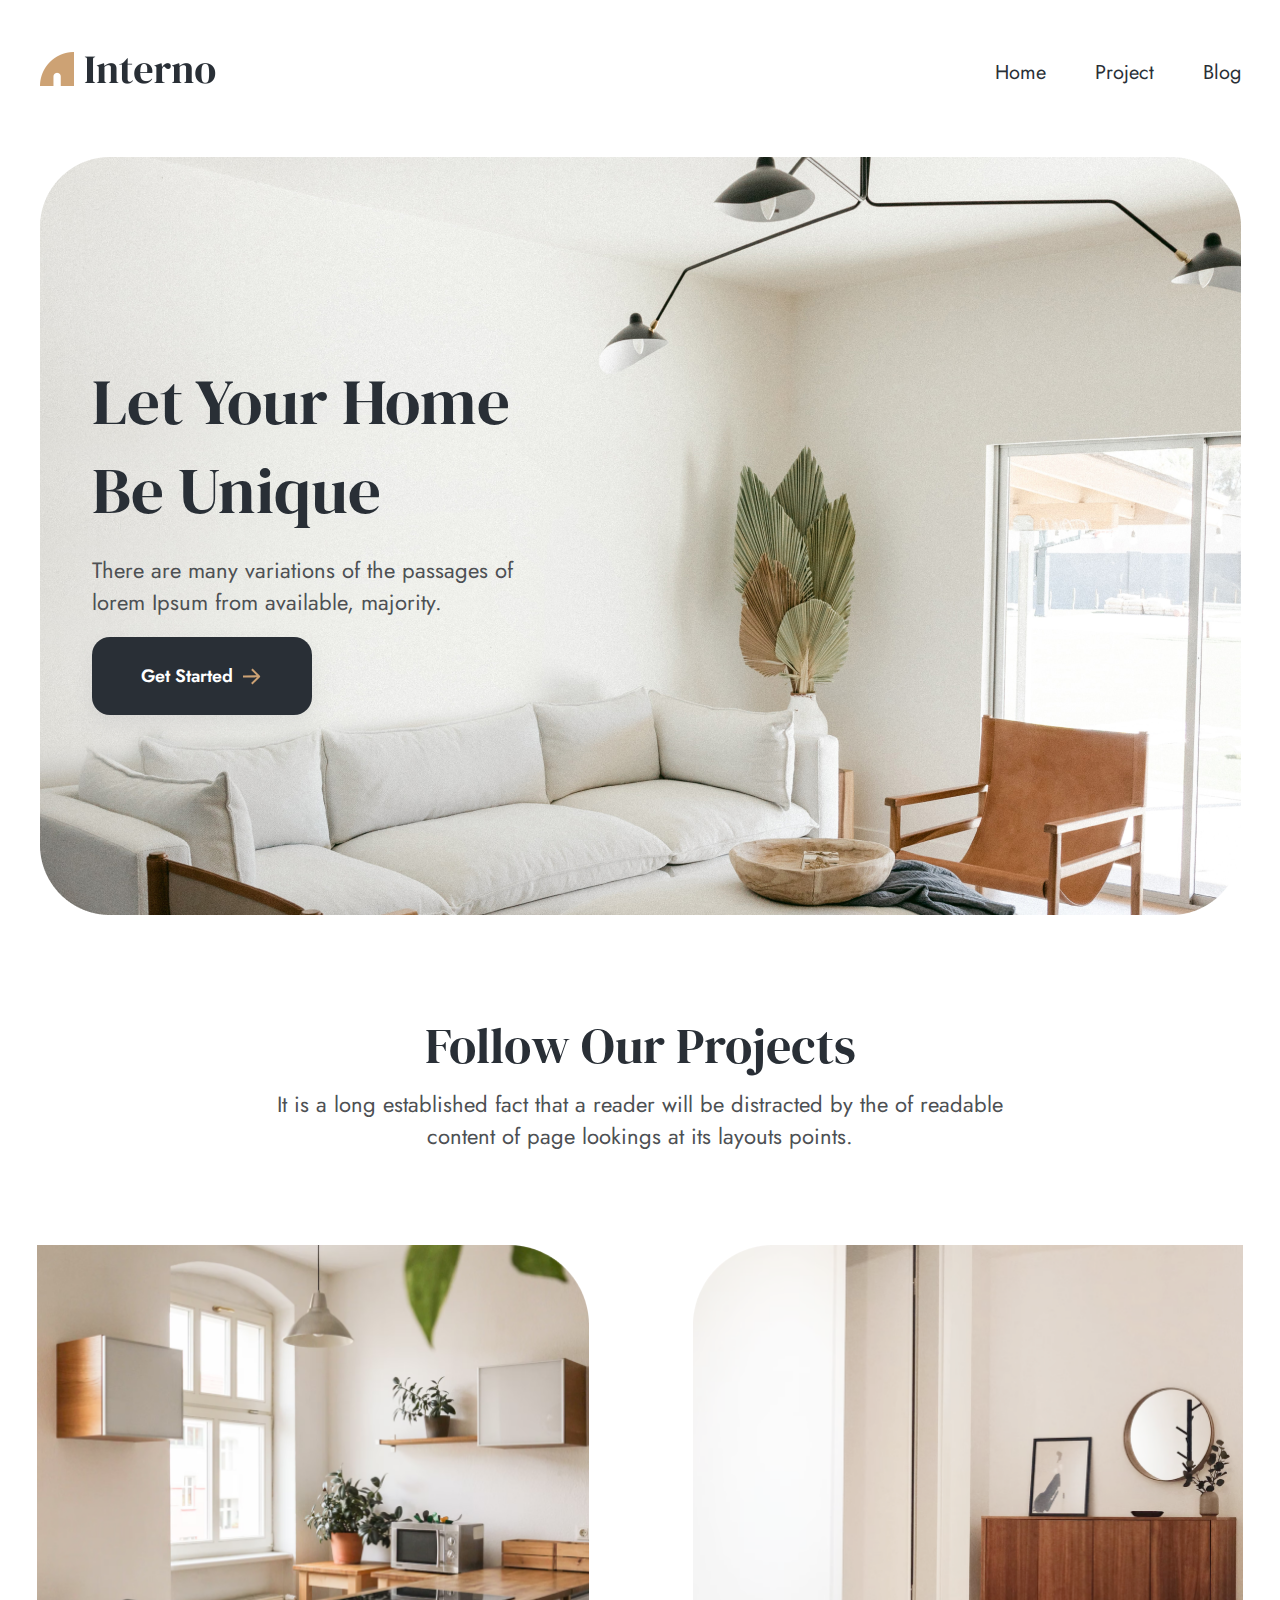
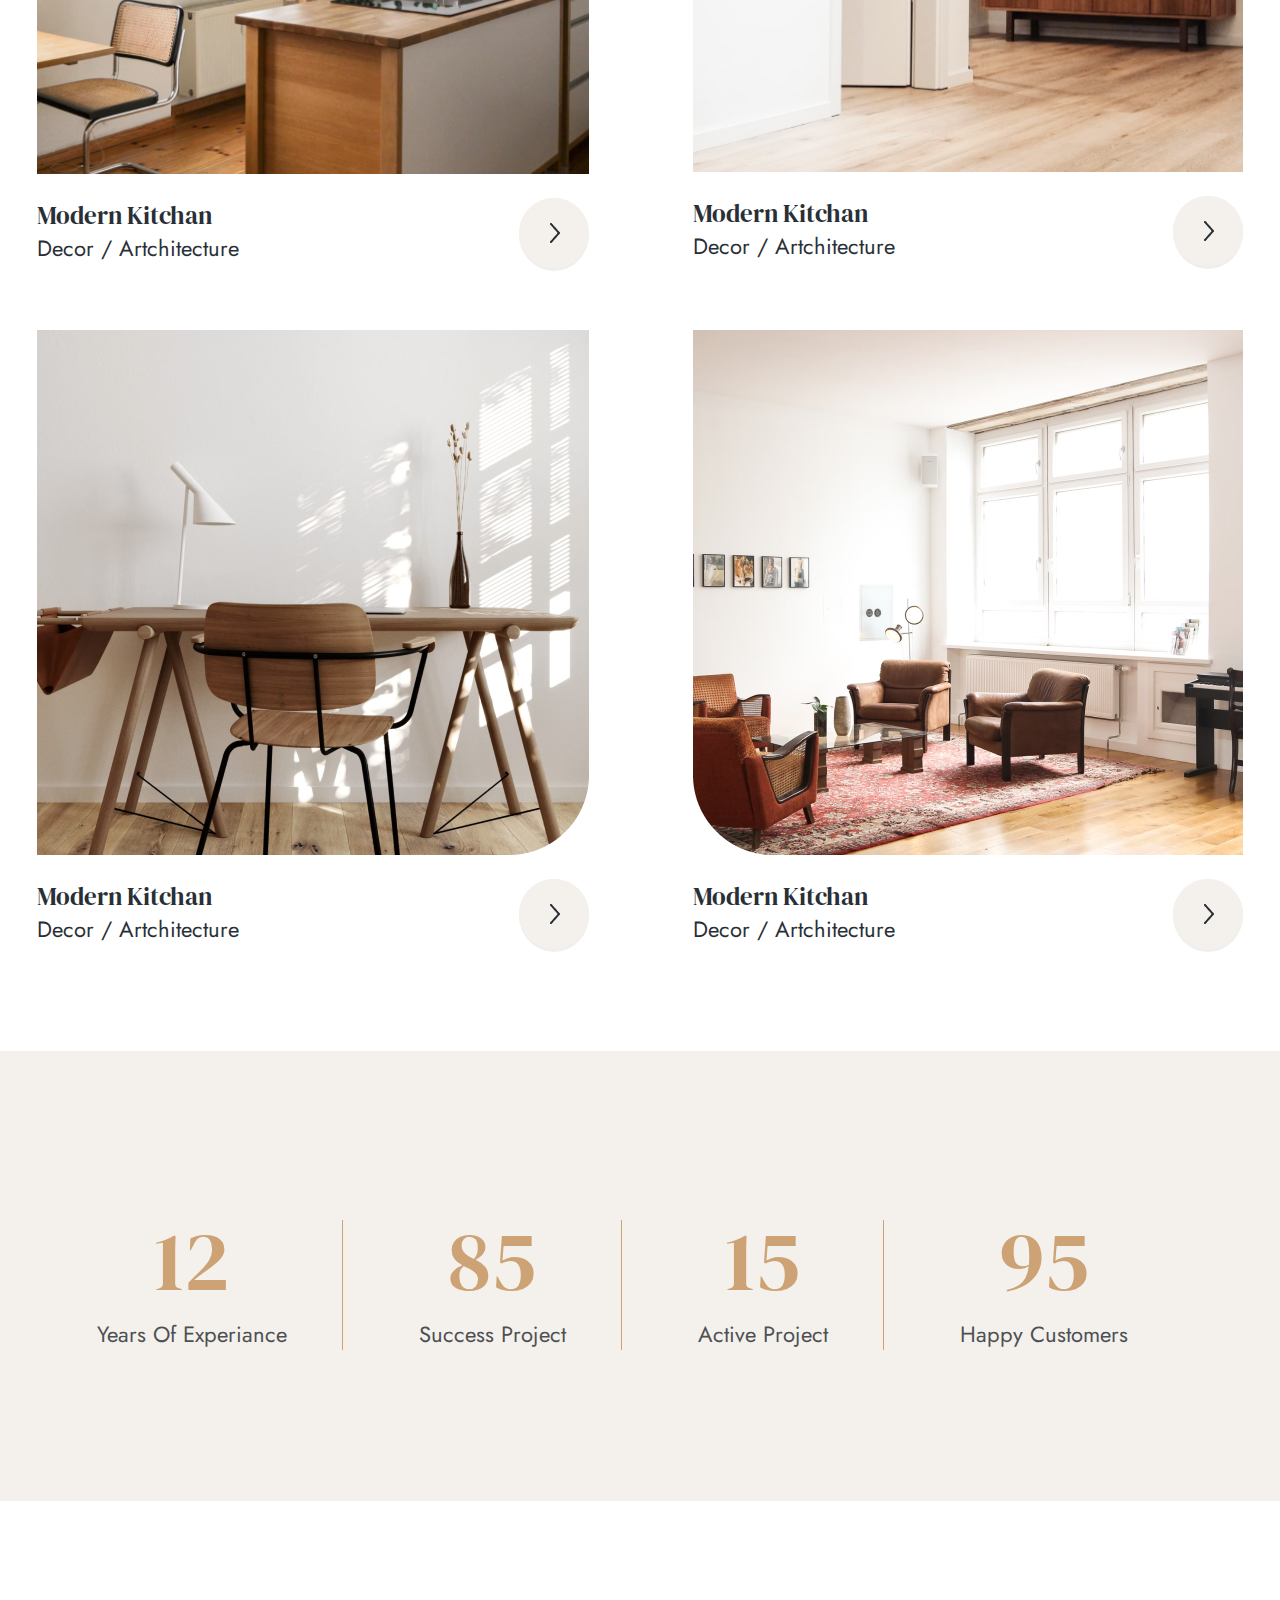
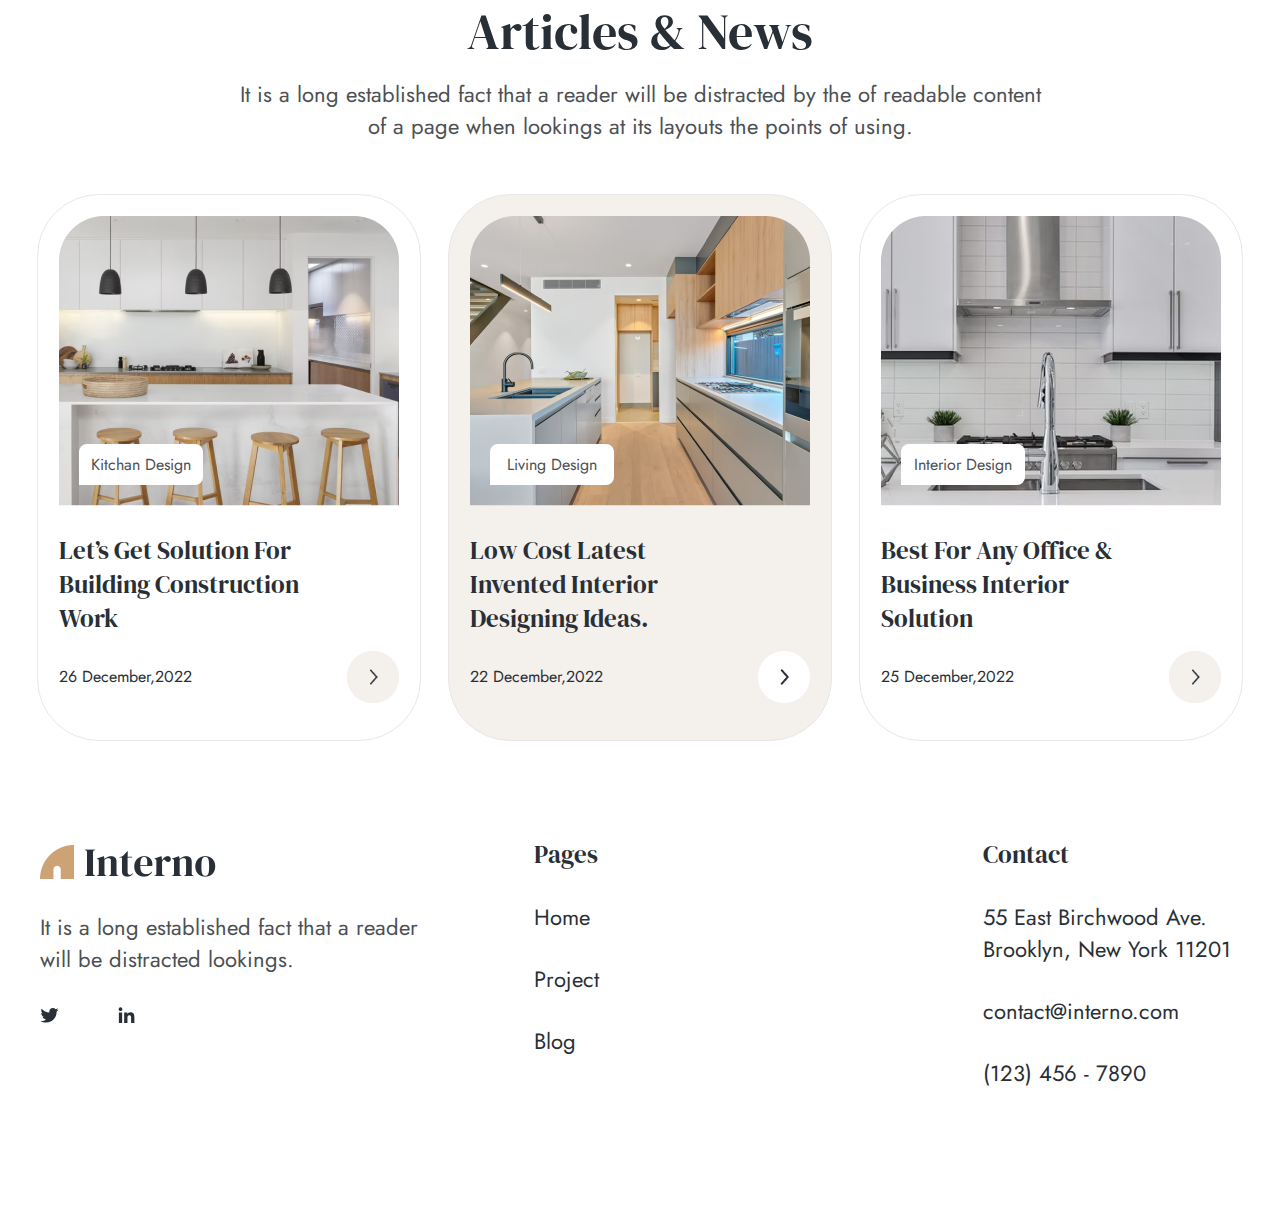
<file: 1.1/index.html>
<!DOCTYPE html>
<html lang="en">

<head>
    <meta charset="UTF-8" />
    <meta name="viewport" content="width=device-width, initial-scale=1.0" />
    <title>Interno</title>
    <link rel="stylesheet" href="styles/style.css" />
</head>

<body>
    <div class="main">
        <header class="header">
            <div class="container">
                <div class="header-left">
                    <img src="img/Logo.png" alt="" class="header-logo" />
                </div>
                <div class="header-right">
                    <a href="" class="header-link">Home</a>
                    <a href="" class="header-link">Project</a>
                    <a href="" class="header-link">Blog</a>
                </div>
            </div>
        </header>
        <div class="promotion">
            <div class="container">
                <div class="promotion-content">
                    <div class="promotion-title">Let Your Home Be Unique</div>
                    <div class="promotion-text">
                        There are many variations of the passages of lorem Ipsum from available, majority.
                    </div>
                    <button class="promotion-button">
              Get Started
              <svg
                xmlns="http://www.w3.org/2000/svg"
                width="18"
                height="17"
                viewBox="0 0 18 17"
                fill="none"
              >
                <path
                  d="M1 8.43529L14.7232 8.29844M9.61818 1.91125L16.1412 8.43424L9.48677 15.0886"
                  stroke="#CDA274"
                  stroke-width="2"
                  stroke-linecap="square"
                  stroke-linejoin="round"
                />
              </svg>
            </button>
                </div>
            </div>
        </div>
        <div class="follow-us">
            <div class="container">
                <div class="follow-title">Follow Our Projects</div>
                <div class="follow-text">
                    It is a long established fact that a reader will be distracted by the of readable content of page lookings at its layouts points.
                </div>
                <div class="follow-items">
                    <div class="follow-item">
                        <img src="img/follow-1.png" alt="" class="follow-image" />
                        <div class="follow-item-info">
                            <div class="follow-item-left">
                                <div class="follow-item-title">Modern Kitchan</div>
                                <div class="follow-item-text">Decor / Artchitecture</div>
                            </div>
                            <div class="follow-item-right">
                                <button class="follow-item-button">
                    <img src="img/follow-button.png" alt="" />
                  </button>
                            </div>
                        </div>
                    </div>
                    <div class="follow-item">
                        <img src="img/follow-2.png" alt="" class="follow-image" />
                        <div class="follow-item-info">
                            <div class="follow-item-left">
                                <div class="follow-item-title">Modern Kitchan</div>
                                <div class="follow-item-text">Decor / Artchitecture</div>
                            </div>
                            <div class="follow-item-right">
                                <button class="follow-item-button">
                    <img src="img/follow-button.png" alt="" />
                  </button>
                            </div>
                        </div>
                    </div>
                    <div class="follow-item">
                        <img src="img/follow-3.png" alt="" class="follow-image" />
                        <div class="follow-item-info">
                            <div class="follow-item-left">
                                <div class="follow-item-title">Modern Kitchan</div>
                                <div class="follow-item-text">Decor / Artchitecture</div>
                            </div>
                            <div class="follow-item-right">
                                <button class="follow-item-button">
                    <img src="img/follow-button.png" alt="" />
                  </button>
                            </div>
                        </div>
                    </div>
                    <div class="follow-item">
                        <img src="img/follow-4.png" alt="" class="follow-image" />
                        <div class="follow-item-info">
                            <div class="follow-item-left">
                                <div class="follow-item-title">Modern Kitchan</div>
                                <div class="follow-item-text">Decor / Artchitecture</div>
                            </div>
                            <div class="follow-item-right">
                                <button class="follow-item-button">
                    <img src="img/follow-button.png" alt="" />
                  </button>
                            </div>
                        </div>
                    </div>
                </div>
            </div>
        </div>
        <div class="projects-info">
            <div class="container">
                <div class="project-info project-info-box">
                    <p class="project-info-title">12</p>
                    <p class="project-info-text">Years Of Experiance</p>
                </div>
                <div class="project-info project-info-box">
                    <p class="project-info-title">85</p>
                    <p class="project-info-text">Success Project</p>
                </div>
                <div class="project-info project-info-box">
                    <p class="project-info-title">15</p>
                    <p class="project-info-text">Active Project</p>
                </div>
                <div class="project-info">
                    <p class="project-info-title">95</p>
                    <p class="project-info-text">Happy Customers</p>
                </div>
            </div>
        </div>
        <div class="articles">
            <div class="container">
                <div class="articles-title">Articles & News</div>
                <div class="articles-text">
                    It is a long established fact that a reader will be distracted by the of readable content of a page when lookings at its layouts the points of using.
                </div>
                <div class="articles-items">
                    <div class="article-item">
                        <img src="img/article-1.png" alt="" class="article-item-image" />
                        <div class="article-image-box">Kitchan Design</div>
                        <div class="article-item-box">
                            <div class="article-item-info">
                                <div class="article-item-title">
                                    Let’s Get Solution For Building Construction Work
                                </div>
                                <div class="article-item-date">26 December,2022</div>
                            </div>
                            <button class="article-item-button">
                  <img src="img/follow-button.png" alt="" />
                </button>
                        </div>
                    </div>
                    <div class="article-item article-middle">
                        <img src="img/article-2.png" alt="" class="article-item-image" />
                        <div class="article-image-box">Living Design</div>
                        <div class="article-item-box">
                            <div class="article-item-info">
                                <div class="article-item-title">
                                    Low Cost Latest Invented Interior Designing Ideas.
                                </div>
                                <div class="article-item-date">22 December,2022</div>
                            </div>
                            <button class="article-item-button">
                  <img src="img/article-button.png" alt="" />
                </button>
                        </div>
                    </div>
                    <div class="article-item">
                        <img src="img/article-3.png" alt="" class="article-item-image" />
                        <div class="article-image-box">Interior Design</div>
                        <div class="article-item-box">
                            <div class="article-item-info">
                                <div class="article-item-title">
                                    Best For Any Office & Business Interior Solution
                                </div>
                                <div class="article-item-date">25 December,2022</div>
                            </div>
                            <button class="article-item-button">
                  <img src="img/follow-button.png" alt="" />
                </button>
                        </div>
                    </div>
                </div>
            </div>
        </div>
        <footer class="footer">
            <div class="container">
                <div class="footer-left">
                    <img src="img/Logo.png" alt="" class="header-logo" />
                    <div class="footer-left-text">
                        It is a long established fact that a reader will be distracted lookings.
                    </div>
                    <div class="footer-socials">
                        <svg width="19" height="16" viewBox="0 0 19 16" fill="none" xmlns="http://www.w3.org/2000/svg">
                <path
                  d="M16.6367 4.59375C16.6367 4.76953 16.6367 4.91016 16.6367 5.08594C16.6367 9.97266 12.9453 15.5625 6.16016 15.5625C4.05078 15.5625 2.11719 14.9648 0.5 13.9102C0.78125 13.9453 1.0625 13.9805 1.37891 13.9805C3.10156 13.9805 4.68359 13.3828 5.94922 12.3984C4.33203 12.3633 2.96094 11.3086 2.50391 9.83203C2.75 9.86719 2.96094 9.90234 3.20703 9.90234C3.52344 9.90234 3.875 9.83203 4.15625 9.76172C2.46875 9.41016 1.20312 7.93359 1.20312 6.14062V6.10547C1.69531 6.38672 2.29297 6.52734 2.89062 6.5625C1.87109 5.89453 1.23828 4.76953 1.23828 3.50391C1.23828 2.80078 1.41406 2.16797 1.73047 1.64062C3.55859 3.85547 6.30078 5.33203 9.35938 5.50781C9.28906 5.22656 9.25391 4.94531 9.25391 4.66406C9.25391 2.625 10.9062 0.972656 12.9453 0.972656C14 0.972656 14.9492 1.39453 15.6523 2.13281C16.4609 1.95703 17.2695 1.64062 17.9727 1.21875C17.6914 2.09766 17.1289 2.80078 16.3555 3.25781C17.0938 3.1875 17.832 2.97656 18.4648 2.69531C17.9727 3.43359 17.3398 4.06641 16.6367 4.59375Z"
                  fill="#292F36"
                />
              </svg>
                        <svg width="17" height="16" viewBox="0 0 17 16" fill="none" xmlns="http://www.w3.org/2000/svg">
                <path
                  d="M4.14062 16H0.871094V5.48828H4.14062V16ZM2.48828 4.08203C1.46875 4.08203 0.625 3.20312 0.625 2.14844C0.625 1.12891 1.46875 0.285156 2.48828 0.285156C3.54297 0.285156 4.38672 1.12891 4.38672 2.14844C4.38672 3.20312 3.54297 4.08203 2.48828 4.08203ZM16.3398 16H13.1055V10.9023C13.1055 9.67188 13.0703 8.125 11.3828 8.125C9.69531 8.125 9.44922 9.42578 9.44922 10.7969V16H6.17969V5.48828H9.30859V6.92969H9.34375C9.80078 6.12109 10.8555 5.24219 12.4375 5.24219C15.7422 5.24219 16.375 7.42188 16.375 10.2344V16H16.3398Z"
                  fill="#292F36"
                />
              </svg>
                    </div>
                </div>
                <div class="footer-middle">
                    <div class="footer-middle-title">Pages</div>
                    <div class="footer-middle-item">Home</div>
                    <div class="footer-middle-item">Project</div>
                    <div class="footer-middle-item">Blog</div>
                </div>
                <div class="footer-right">
                    <div class="footer-right-title">Contact</div>
                    <div class="footer-right-item">
                        55 East Birchwood Ave. Brooklyn, New York 11201
                    </div>
                    <div class="footer-right-item">contact@interno.com</div>
                    <div class="footer-right-item">(123) 456 - 7890</div>
                </div>
            </div>
        </footer>
    </div>
</body>

</html>
</file>
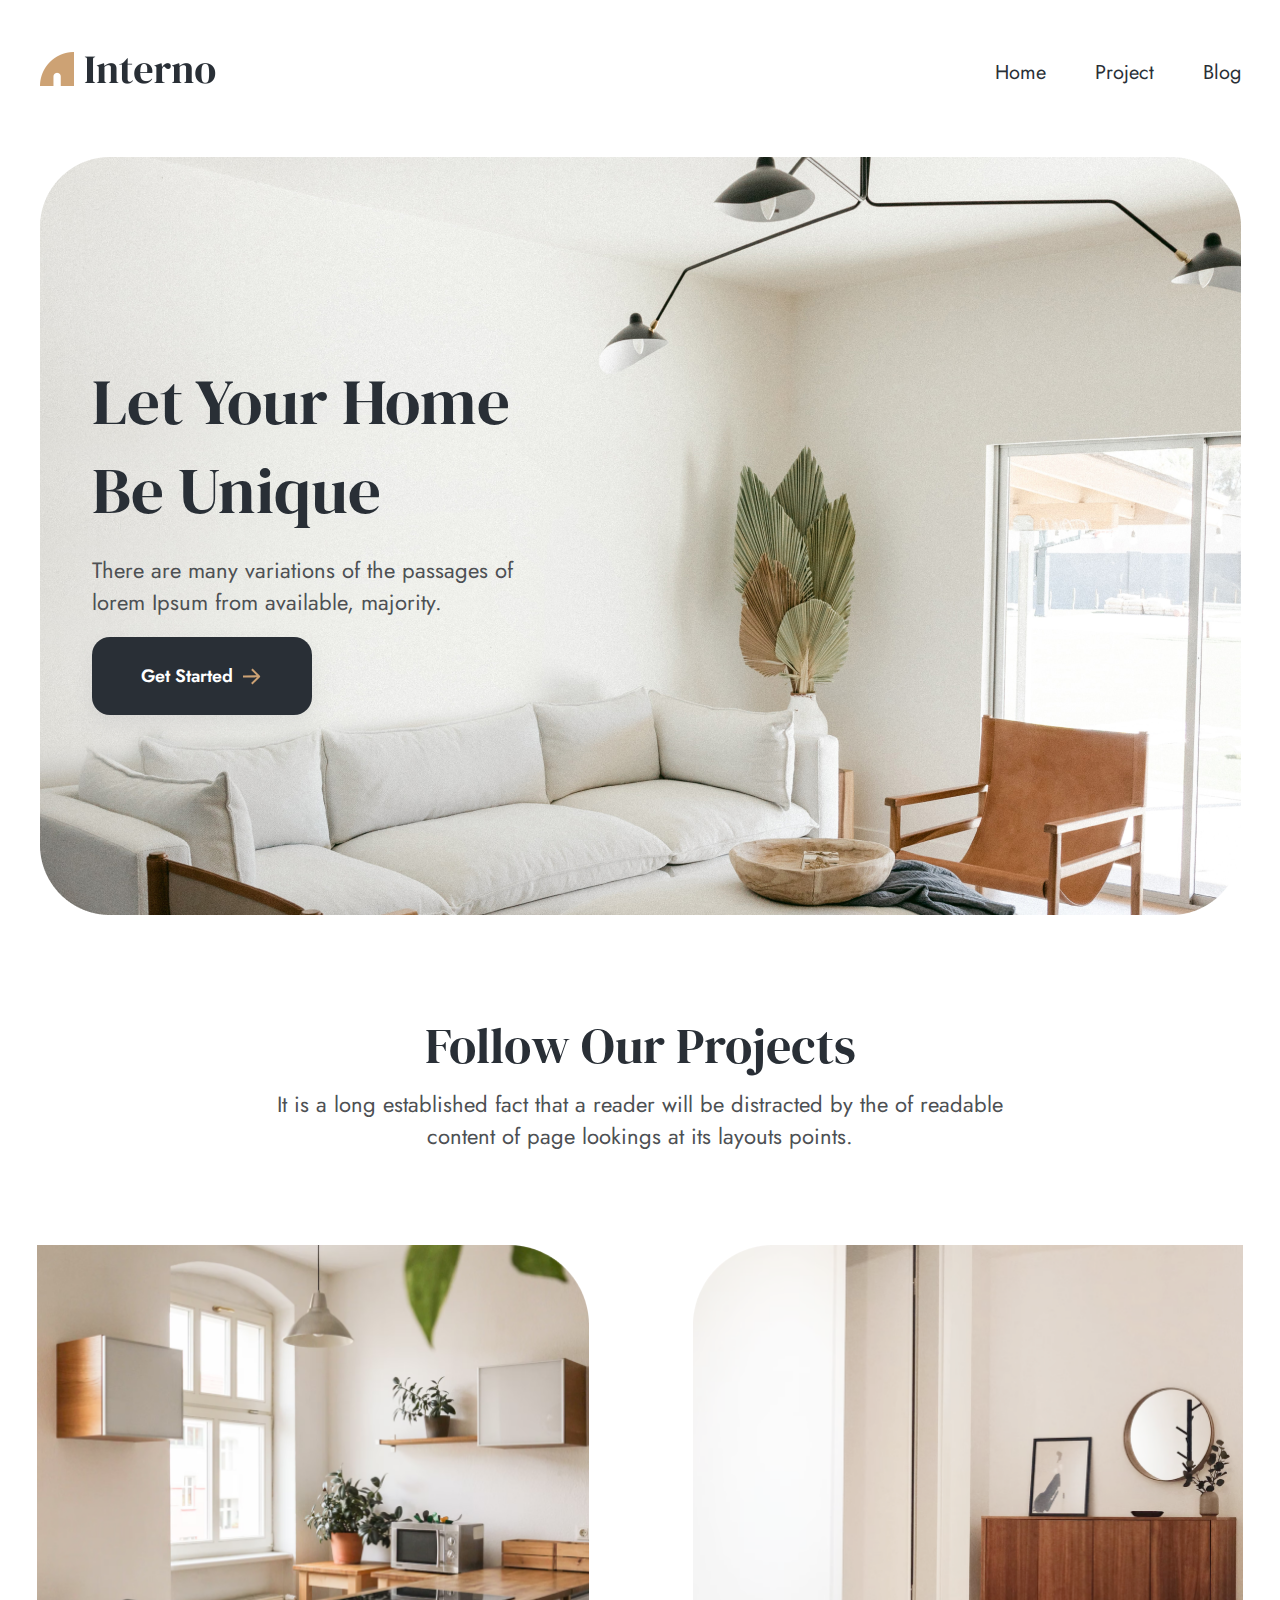
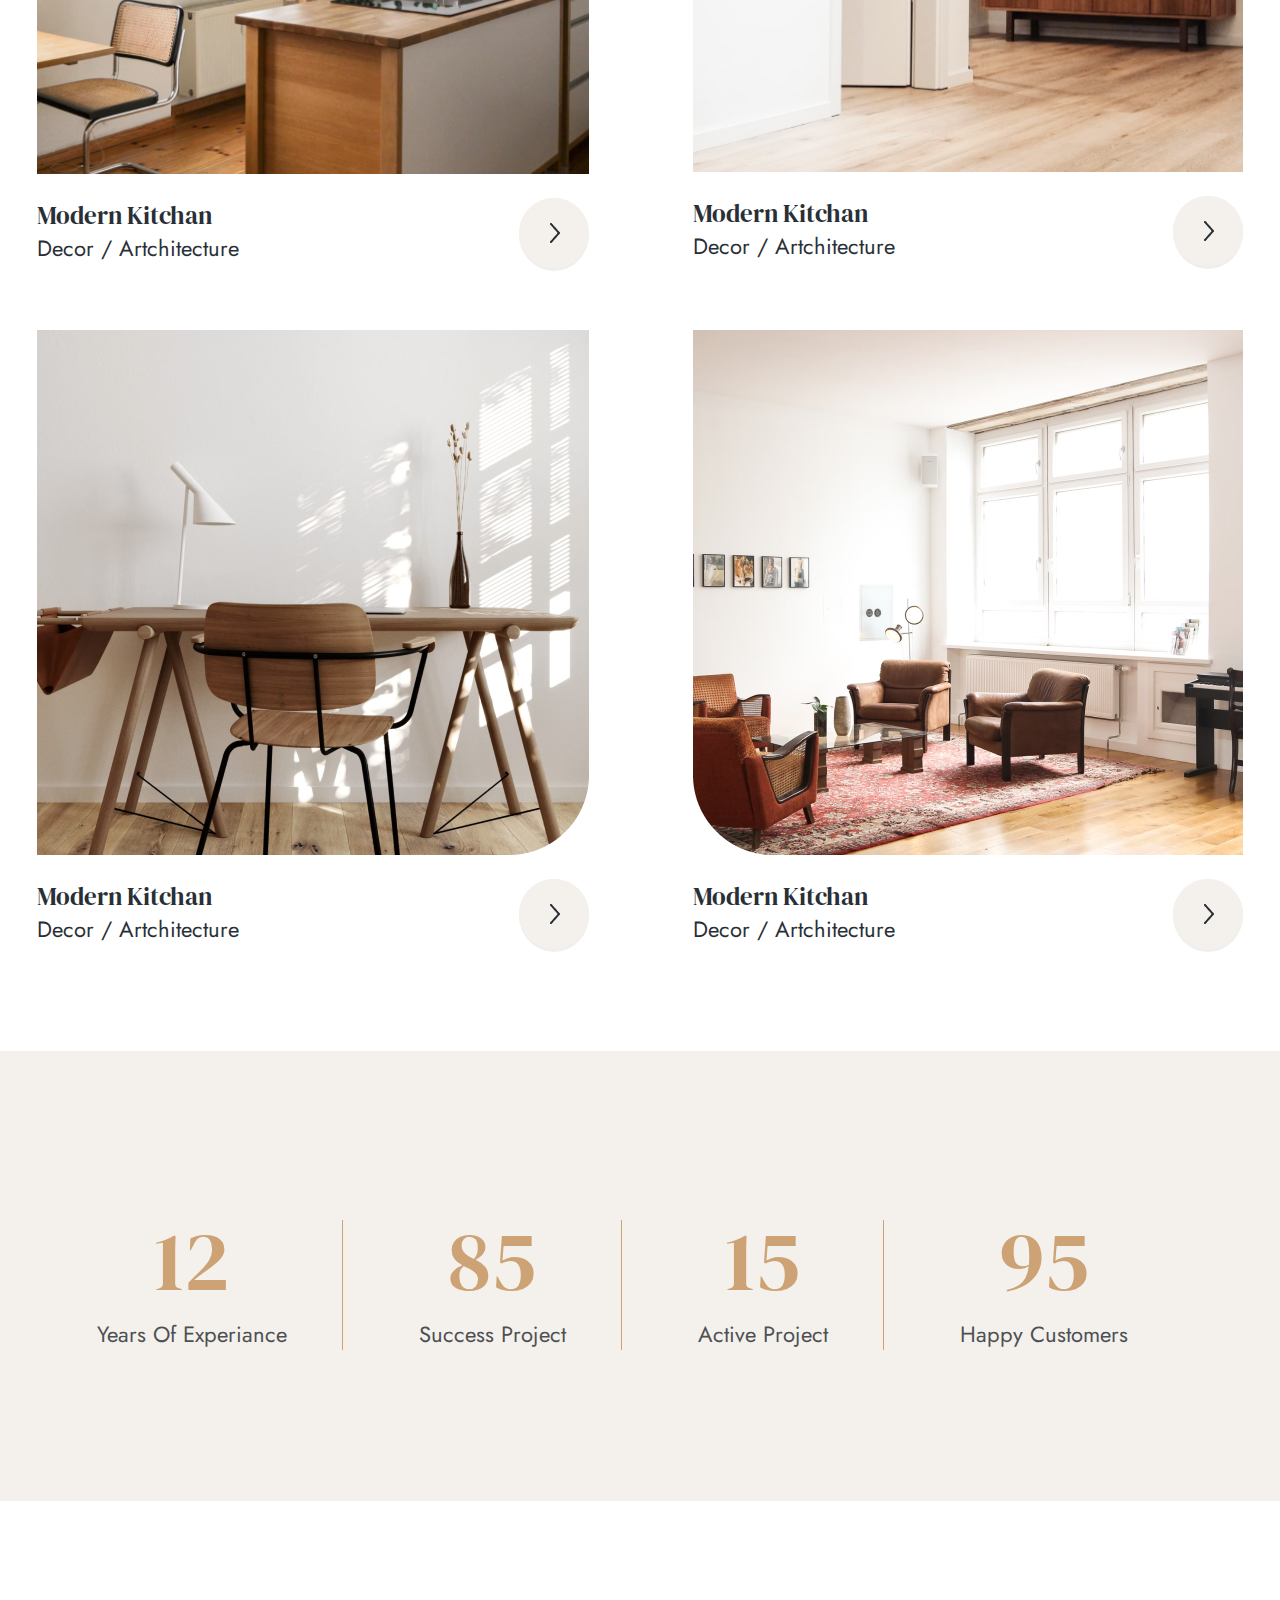
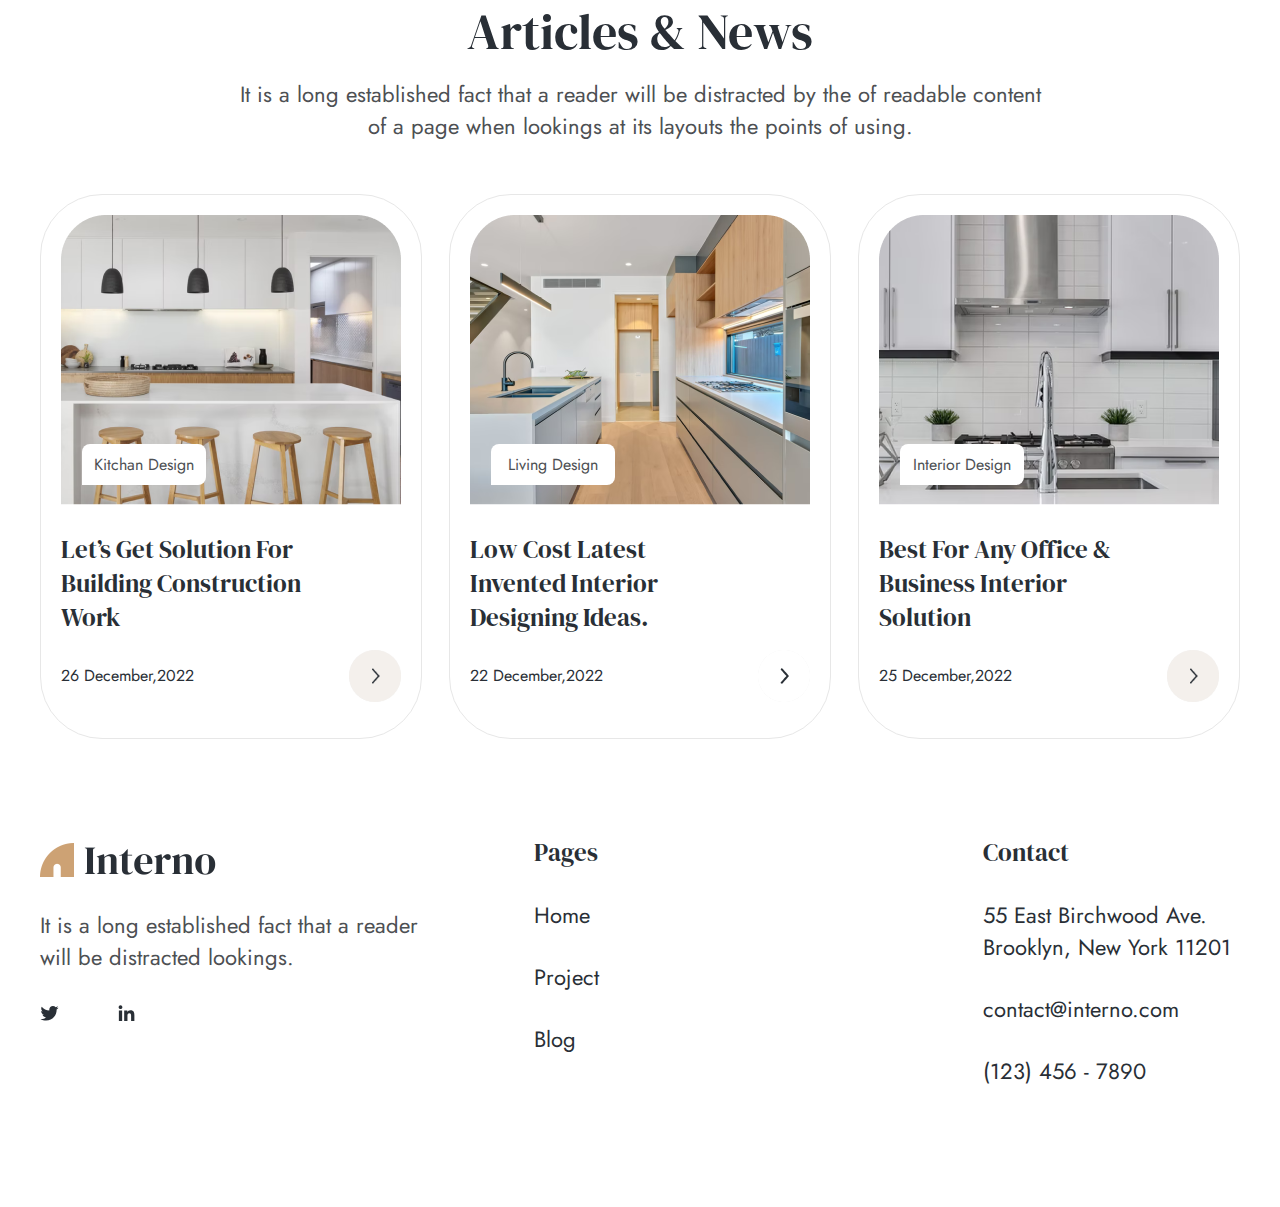
<file: 2.1/index.html>
<!DOCTYPE html>
<html lang="en">

<head>
    <meta charset="UTF-8" />
    <meta name="viewport" content="width=device-width, initial-scale=1.0" />
    <title>Interno</title>
    <link rel="stylesheet" href="styles/style.css" />
</head>

<body>
    <div class="main">
        <header class="header">
            <div class="container">
                <div class="header-left">
                    <img src="img/Logo.png" alt="" class="header-logo" />
                </div>
                <div class="header-right">
                    <a href="index.html" class="header-link">Home</a>
                    <a href="" class="header-link">Project</a>
                    <a href="blog.html" class="header-link">Blog</a>
                </div>
            </div>
        </header>
        <div class="promotion">
            <div class="container">
                <div class="promotion-content">
                    <div class="promotion-title">Let Your Home Be Unique</div>
                    <div class="promotion-text">
                        There are many variations of the passages of lorem Ipsum from available, majority.
                    </div>
                    <button class="promotion-button">
              Get Started
              <svg
                xmlns="http://www.w3.org/2000/svg"
                width="18"
                height="17"
                viewBox="0 0 18 17"
                fill="none"
              >
                <path
                  d="M1 8.43529L14.7232 8.29844M9.61818 1.91125L16.1412 8.43424L9.48677 15.0886"
                  stroke="#CDA274"
                  stroke-width="2"
                  stroke-linecap="square"
                  stroke-linejoin="round"
                />
              </svg>
            </button>
                </div>
            </div>
        </div>
        <div class="follow-us">
            <div class="container">
                <div class="follow-title">Follow Our Projects</div>
                <div class="follow-text">
                    It is a long established fact that a reader will be distracted by the of readable content of page lookings at its layouts points.
                </div>
                <div class="follow-items">
                    <div class="follow-item">
                        <img src="img/follow-1.png" alt="" class="follow-image" />
                        <div class="follow-item-info">
                            <div class="follow-item-left">
                                <div class="follow-item-title">Modern Kitchan</div>
                                <div class="follow-item-text">Decor / Artchitecture</div>
                            </div>
                            <div class="follow-item-right">
                                <button class="follow-item-button">
                    <img src="img/follow-button.png" alt="" />
                  </button>
                            </div>
                        </div>
                    </div>
                    <div class="follow-item">
                        <img src="img/follow-2.png" alt="" class="follow-image" />
                        <div class="follow-item-info">
                            <div class="follow-item-left">
                                <div class="follow-item-title">Modern Kitchan</div>
                                <div class="follow-item-text">Decor / Artchitecture</div>
                            </div>
                            <div class="follow-item-right">
                                <button class="follow-item-button">
                    <img src="img/follow-button.png" alt="" />
                  </button>
                            </div>
                        </div>
                    </div>
                    <div class="follow-item">
                        <img src="img/follow-3.png" alt="" class="follow-image" />
                        <div class="follow-item-info">
                            <div class="follow-item-left">
                                <div class="follow-item-title">Modern Kitchan</div>
                                <div class="follow-item-text">Decor / Artchitecture</div>
                            </div>
                            <div class="follow-item-right">
                                <button class="follow-item-button">
                    <img src="img/follow-button.png" alt="" />
                  </button>
                            </div>
                        </div>
                    </div>
                    <div class="follow-item">
                        <img src="img/follow-4.png" alt="" class="follow-image" />
                        <div class="follow-item-info">
                            <div class="follow-item-left">
                                <div class="follow-item-title">Modern Kitchan</div>
                                <div class="follow-item-text">Decor / Artchitecture</div>
                            </div>
                            <div class="follow-item-right">
                                <button class="follow-item-button">
                    <img src="img/follow-button.png" alt="" />
                  </button>
                            </div>
                        </div>
                    </div>
                </div>
            </div>
        </div>
        <div class="projects-info">
            <div class="container">
                <div class="project-info project-info-box">
                    <p class="project-info-title">12</p>
                    <p class="project-info-text">Years Of Experiance</p>
                </div>
                <div class="project-info project-info-box">
                    <p class="project-info-title">85</p>
                    <p class="project-info-text">Success Project</p>
                </div>
                <div class="project-info project-info-box">
                    <p class="project-info-title">15</p>
                    <p class="project-info-text">Active Project</p>
                </div>
                <div class="project-info">
                    <p class="project-info-title">95</p>
                    <p class="project-info-text">Happy Customers</p>
                </div>
            </div>
        </div>
        <div class="articles">
            <div class="container">
                <div class="articles-title">Articles & News</div>
                <div class="articles-text">
                    It is a long established fact that a reader will be distracted by the of readable content of a page when lookings at its layouts the points of using.
                </div>
                <div class="articles-items">
                    <div class="article-item">
                        <img src="img/article-1.png" alt="" class="article-item-image" />
                        <div class="article-image-box">Kitchan Design</div>
                        <div class="article-item-box">
                            <div class="article-item-info">
                                <div class="article-item-title">
                                    Let’s Get Solution For Building Construction Work
                                </div>
                                <div class="article-item-date">26 December,2022</div>
                            </div>
                            <button class="article-item-button">
                  <img
                    src="img/follow-button.png"
                    alt=""
                    class="article-item-button-image"
                  />
                </button>
                        </div>
                    </div>
                    <div class="article-item">
                        <img src="img/article-2.png" alt="" class="article-item-image" />
                        <div class="article-image-box">Living Design</div>
                        <div class="article-item-box">
                            <div class="article-item-info">
                                <div class="article-item-title">
                                    Low Cost Latest Invented Interior Designing Ideas.
                                </div>
                                <div class="article-item-date">22 December,2022</div>
                            </div>
                            <button class="article-item-button">
                  <img
                    src="img/article-button.png"
                    alt=""
                    class="article-item-button-image"
                  />
                </button>
                        </div>
                    </div>
                    <div class="article-item">
                        <img src="img/article-3.png" alt="" class="article-item-image" />
                        <div class="article-image-box">Interior Design</div>
                        <div class="article-item-box">
                            <div class="article-item-info">
                                <div class="article-item-title">
                                    Best For Any Office & Business Interior Solution
                                </div>
                                <div class="article-item-date">25 December,2022</div>
                            </div>
                            <button class="article-item-button">
                  <img
                    src="img/follow-button.png"
                    alt=""
                    class="article-item-button-image"
                  />
                </button>
                        </div>
                    </div>
                </div>
            </div>
        </div>
        <footer class="footer">
            <div class="container">
                <div class="footer-left">
                    <img src="img/Logo.png" alt="" class="header-logo" />
                    <div class="footer-left-text">
                        It is a long established fact that a reader will be distracted lookings.
                    </div>
                    <div class="footer-socials">
                        <svg width="19" height="16" viewBox="0 0 19 16" fill="none" xmlns="http://www.w3.org/2000/svg">
                <path
                  d="M16.6367 4.59375C16.6367 4.76953 16.6367 4.91016 16.6367 5.08594C16.6367 9.97266 12.9453 15.5625 6.16016 15.5625C4.05078 15.5625 2.11719 14.9648 0.5 13.9102C0.78125 13.9453 1.0625 13.9805 1.37891 13.9805C3.10156 13.9805 4.68359 13.3828 5.94922 12.3984C4.33203 12.3633 2.96094 11.3086 2.50391 9.83203C2.75 9.86719 2.96094 9.90234 3.20703 9.90234C3.52344 9.90234 3.875 9.83203 4.15625 9.76172C2.46875 9.41016 1.20312 7.93359 1.20312 6.14062V6.10547C1.69531 6.38672 2.29297 6.52734 2.89062 6.5625C1.87109 5.89453 1.23828 4.76953 1.23828 3.50391C1.23828 2.80078 1.41406 2.16797 1.73047 1.64062C3.55859 3.85547 6.30078 5.33203 9.35938 5.50781C9.28906 5.22656 9.25391 4.94531 9.25391 4.66406C9.25391 2.625 10.9062 0.972656 12.9453 0.972656C14 0.972656 14.9492 1.39453 15.6523 2.13281C16.4609 1.95703 17.2695 1.64062 17.9727 1.21875C17.6914 2.09766 17.1289 2.80078 16.3555 3.25781C17.0938 3.1875 17.832 2.97656 18.4648 2.69531C17.9727 3.43359 17.3398 4.06641 16.6367 4.59375Z"
                  fill="#292F36"
                />
              </svg>
                        <svg width="17" height="16" viewBox="0 0 17 16" fill="none" xmlns="http://www.w3.org/2000/svg">
                <path
                  d="M4.14062 16H0.871094V5.48828H4.14062V16ZM2.48828 4.08203C1.46875 4.08203 0.625 3.20312 0.625 2.14844C0.625 1.12891 1.46875 0.285156 2.48828 0.285156C3.54297 0.285156 4.38672 1.12891 4.38672 2.14844C4.38672 3.20312 3.54297 4.08203 2.48828 4.08203ZM16.3398 16H13.1055V10.9023C13.1055 9.67188 13.0703 8.125 11.3828 8.125C9.69531 8.125 9.44922 9.42578 9.44922 10.7969V16H6.17969V5.48828H9.30859V6.92969H9.34375C9.80078 6.12109 10.8555 5.24219 12.4375 5.24219C15.7422 5.24219 16.375 7.42188 16.375 10.2344V16H16.3398Z"
                  fill="#292F36"
                />
              </svg>
                    </div>
                </div>
                <div class="footer-middle">
                    <div class="footer-middle-title">Pages</div>
                    <div class="footer-middle-item">Home</div>
                    <div class="footer-middle-item">Project</div>
                    <div class="footer-middle-item">Blog</div>
                </div>
                <div class="footer-right">
                    <div class="footer-right-title">Contact</div>
                    <div class="footer-right-item">
                        55 East Birchwood Ave. Brooklyn, New York 11201
                    </div>
                    <div class="footer-right-item">contact@interno.com</div>
                    <div class="footer-right-item">(123) 456 - 7890</div>
                </div>
            </div>
        </footer>
    </div>
</body>

</html>
</file>
<file: 1.1/styles/style.css>
@font-face {
  font-family: "Jost_r";
  src: url("../fonts/Jost-Regular.ttf");
}
@font-face {
  font-family: "Jost_sb";
  src: url("../fonts/Jost-SemiBold.ttf");
}
@font-face {
  font-family: "DM";
  src: url("../fonts/DMSerifDisplay-Regular.ttf");
}
* {
  margin: 0;
  padding: 0;
  border: none;
}

a {
  text-decoration: none;
}

.main {
  font-family: "Jost_r", sans-serif;
  color: #292f36;
}

.container {
  max-width: 1201px;
  margin: 0 auto;
}

.header .container {
  display: flex;
  margin-top: 44px;
  margin-bottom: 57px;
}

.header-left {
  margin-right: auto;
}

.header-logo {
  width: 177px;
  cursor: pointer;
}

.header-right {
  display: flex;
  align-items: center;
  gap: 49px;
}

.header-link {
  font-size: 20px;
  color: #292f36;
}

.promotion .container {
  background-image: url(../img/promotion.png);
  height: 758px;
  display: flex;
  align-items: center;
}

.promotion-content {
  margin-left: 52px;
  display: flex;
  flex-direction: column;
  max-width: 433px;
  gap: 19px;
}

.promotion-title {
  font-family: "DM", sans-serif;
  font-size: 65px;
}

.promotion-text {
  color: #4d5053;
  font-size: 22px;
}

.promotion-button {
  background-color: #292f36;
  color: #fff;
  font-family: "Jost_sb", sans-serif;
  font-size: 18px;
  display: flex;
  padding: 26px 49px 26px 48px;
  width: 220px;
  justify-content: center;
  align-items: center;
  gap: 10px;
  border-radius: 18px;
  box-shadow: 0px 10px 20px 0px rgba(192, 192, 192, 0.35);
  cursor: pointer;
}

.follow-us {
  display: flex;
  justify-content: center;
}
.follow-us .container {
  display: flex;
  flex-direction: column;
  align-items: center;
  margin: 96px 0;
}

.follow-title {
  font-family: "DM", sans-serif;
  font-size: 50px;
}

.follow-text {
  margin-top: 8px;
  margin-bottom: 93px;
  font-size: 22px;
  color: #4d5053;
  max-width: 737px;
  text-align: center;
}

.follow-items {
  display: grid;
  -moz-column-gap: 104px;
       column-gap: 104px;
  row-gap: 56px;
  grid-template-columns: auto auto;
}

.follow-item {
  display: flex;
  flex-direction: column;
  max-width: 619px;
}

.follow-image {
  margin-bottom: 24px;
}

.follow-item-info {
  display: flex;
  flex-direction: row;
}

.follow-item-left {
  margin-right: auto;
}

.follow-item-title {
  font-family: "DM", sans-serif;
  font-size: 25px;
}

.follow-item-text {
  font-size: 22px;
}

.follow-item-button {
  border-radius: 100%;
  cursor: pointer;
}

.projects-info {
  background: #f4f0ec;
  padding: 151px 0;
}
.projects-info .container {
  display: flex;
  flex-direction: row;
  align-items: center;
  justify-content: center;
  gap: 76px;
}

.project-info {
  display: flex;
  flex-direction: column;
  align-items: center;
  justify-content: center;
  position: relative;
  padding-right: 56px;
}

.project-info-box ::after {
  content: "";
  display: block;
  width: 1px;
  background: #cda274;
  height: 130px;
  right: 0;
  position: absolute;
  bottom: 0;
}

.project-info-title {
  font-family: "DM", sans-serif;
  color: #cda274;
  font-size: 85px;
}

.project-info-text {
  font-size: 22px;
  color: #4d5053;
}

.articles .container {
  padding-top: 96px;
  display: flex;
  flex-direction: column;
  align-items: center;
  justify-content: center;
  text-align: center;
  padding-bottom: 96px;
}

.articles-title {
  font-family: "DM", sans-serif;
  font-size: 50px;
}

.articles-text {
  color: #4d5053;
  font-size: 22px;
  margin-top: 12px;
  margin-bottom: 52px;
  max-width: 811px;
}

.articles-items {
  display: flex;
  flex-direction: row;
  gap: 27px;
}

.article-item {
  border-radius: 62px;
  border: 1px solid #e7e7e7;
  box-shadow: 0px 10px 30px 0px rgba(255, 255, 255, 0.25);
  padding: 21px;
  position: relative;
}

.article-middle {
  background: #f4f0ec;
}

.article-item-image {
  margin-bottom: 21px;
}

.article-image-box {
  position: absolute;
  background: #fff;
  left: 41px;
  top: 249px;
  width: 124px;
  height: 41px;
  border-radius: 8px 8px 8px 0px;
  background: #fff;
  font-size: 16px;
  color: #4d5053;
  text-align: center;
  line-height: 41px;
}

.article-item-box {
  display: flex;
  flex-direction: row;
  max-width: 340px;
  height: 170px;
  padding-bottom: 16px;
}

.article-item-info {
  margin-right: auto;
  text-align: start;
  display: flex;
  flex-direction: column;
  gap: 30px;
}

.article-item-title {
  font-family: "DM", sans-serif;
  font-size: 25px;
  max-width: 273px;
}

.article-item-text {
  font-size: 16px;
}

.article-item-button {
  align-self: flex-end;
  border-radius: 100%;
  width: 52px;
  height: 52px;
  cursor: pointer;
}
.article-item-button img {
  width: 52px;
  height: 52px;
}

.footer {
  padding-bottom: 120px;
}
.footer .container {
  display: flex;
  flex-direction: row;
}

.footer-left svg {
  margin-right: 54px;
}

.footer-left-text {
  font-size: 22px;
  color: #4d5053;
  max-width: 393px;
  margin-bottom: 31px;
  margin-top: 18px;
}

.footer-middle {
  font-size: 22px;
  display: flex;
  flex-direction: column;
  gap: 30px;
  padding-right: 53px;
  margin-left: 101px;
}

.footer-middle-title {
  font-family: "DM", sans-serif;
  font-size: 25px;
}

.footer-right {
  font-size: 22px;
  display: flex;
  flex-direction: column;
  gap: 30px;
  max-width: 258px;
  margin-left: auto;
}

.footer-right-title {
  font-family: "DM", sans-serif;
  font-size: 25px;
}/*# sourceMappingURL=style.css.map */
</file>
<file: 2.1/styles/style.css>
@font-face {
    font-family: "Jost_r";
    src: url("../fonts/Jost-Regular.ttf");
}

@font-face {
    font-family: "Jost_sb";
    src: url("../fonts/Jost-SemiBold.ttf");
}

@font-face {
    font-family: "DM";
    src: url("../fonts/DMSerifDisplay-Regular.ttf");
}

* {
    margin: 0;
    padding: 0;
    border: none;
}

a {
    text-decoration: none;
}

.main {
    font-family: "Jost_r", sans-serif;
    color: #292f36;
}

.container {
    max-width: 1201px;
    margin: 0 auto;
}

.header .container {
    display: flex;
    margin-top: 44px;
    margin-bottom: 57px;
}

.header-left {
    margin-right: auto;
}

.header-logo {
    width: 177px;
    cursor: pointer;
}

.header-right {
    display: flex;
    align-items: center;
    gap: 49px;
}

.header-link {
    font-size: 20px;
    color: #292f36;
}

.header-link:hover {
    color: #cda274;
}

.promotion .container {
    background-image: url(../img/promotion.png);
    height: 758px;
    display: flex;
    align-items: center;
}

.promotion-content {
    margin-left: 52px;
    display: flex;
    flex-direction: column;
    max-width: 433px;
    gap: 19px;
}

.promotion-title {
    font-family: "DM", sans-serif;
    font-size: 65px;
}

.promotion-text {
    color: #4d5053;
    font-size: 22px;
}

.promotion-button {
    background-color: #292f36;
    color: #fff;
    font-family: "Jost_sb", sans-serif;
    font-size: 18px;
    display: flex;
    padding: 26px 49px 26px 48px;
    width: 220px;
    justify-content: center;
    align-items: center;
    gap: 10px;
    border-radius: 18px;
    box-shadow: 0px 10px 20px 0px rgba(192, 192, 192, 0.35);
    cursor: pointer;
}

.follow-us {
    display: flex;
    justify-content: center;
}

.follow-us .container {
    display: flex;
    flex-direction: column;
    align-items: center;
    margin: 96px 0;
}

.follow-title {
    font-family: "DM", sans-serif;
    font-size: 50px;
}

.follow-text {
    margin-top: 8px;
    margin-bottom: 93px;
    font-size: 22px;
    color: #4d5053;
    max-width: 737px;
    text-align: center;
}

.follow-items {
    display: grid;
    -moz-column-gap: 104px;
    column-gap: 104px;
    row-gap: 56px;
    grid-template-columns: auto auto;
}

.follow-item {
    display: flex;
    flex-direction: column;
    max-width: 619px;
}

.follow-image {
    margin-bottom: 24px;
}

.follow-item-info {
    display: flex;
    flex-direction: row;
}

.follow-item-left {
    margin-right: auto;
}

.follow-item-title {
    font-family: "DM", sans-serif;
    font-size: 25px;
}

.follow-item-text {
    font-size: 22px;
}

.follow-item-button {
    border-radius: 100%;
    cursor: pointer;
}

.projects-info {
    background: #f4f0ec;
    padding: 151px 0;
}

.projects-info .container {
    display: flex;
    flex-direction: row;
    align-items: center;
    justify-content: center;
    gap: 76px;
}

.project-info {
    display: flex;
    flex-direction: column;
    align-items: center;
    justify-content: center;
    position: relative;
    padding-right: 56px;
}

.project-info-box::after {
    content: "";
    display: block;
    width: 1px;
    background: #cda274;
    height: 130px;
    right: 0;
    position: absolute;
    bottom: 0;
}

.project-info-title {
    font-family: "DM", sans-serif;
    color: #cda274;
    font-size: 85px;
}

.project-info-text {
    font-size: 22px;
    color: #4d5053;
}

.articles .container {
    padding-top: 96px;
    display: flex;
    flex-direction: column;
    align-items: center;
    justify-content: center;
    text-align: center;
    padding-bottom: 96px;
}

.articles-title {
    font-family: "DM", sans-serif;
    font-size: 50px;
}

.articles-text {
    color: #4d5053;
    font-size: 22px;
    margin-top: 12px;
    margin-bottom: 52px;
    max-width: 811px;
}

.articles-items {
    display: flex;
    flex-direction: row;
    gap: 27px;
    flex-wrap: wrap;
}

.article-item {
    border-radius: 62px;
    max-width: 382px;
    border: 1px solid #e7e7e7;
    box-shadow: 0px 10px 30px 0px rgba(255, 255, 255, 0.25);
    padding: 20px;
    position: relative;
}

.article-item:hover {
    background-color: #f4f0ec;
}

.article-item:hover .article-item-button-image {
    content: url(../img/article-button.png);
}

.article-middle {
    background: #f4f0ec;
}

.article-item-image {
    margin-bottom: 21px;
    max-width: 340px;
}

.article-image-box {
    position: absolute;
    background: #fff;
    left: 41px;
    top: 249px;
    width: 124px;
    height: 41px;
    border-radius: 8px 8px 8px 0px;
    background: #fff;
    font-size: 16px;
    color: #4d5053;
    text-align: center;
    line-height: 41px;
}

.article-item-box {
    display: flex;
    flex-direction: row;
    max-width: 340px;
    height: 170px;
    padding-bottom: 16px;
}

.article-item-info {
    margin-right: auto;
    text-align: start;
    display: flex;
    flex-direction: column;
    gap: 30px;
}

.article-item-title {
    font-family: "DM", sans-serif;
    font-size: 25px;
    max-width: 273px;
}

.article-item-text {
    font-size: 16px;
}

.article-item-button {
    align-self: flex-end;
    border-radius: 100%;
    width: 52px;
    height: 52px;
    cursor: pointer;
}

.article-item-button img {
    width: 52px;
    height: 52px;
}

.footer {
    padding-bottom: 120px;
}

.footer .container {
    display: flex;
    flex-direction: row;
}

.footer-left svg {
    margin-right: 54px;
}

.footer-left-text {
    font-size: 22px;
    color: #4d5053;
    max-width: 393px;
    margin-bottom: 31px;
    margin-top: 18px;
}

.footer-middle {
    font-size: 22px;
    display: flex;
    flex-direction: column;
    gap: 30px;
    padding-right: 53px;
    margin-left: 101px;
}

.footer-middle-title {
    font-family: "DM", sans-serif;
    font-size: 25px;
}

.footer-right {
    font-size: 22px;
    display: flex;
    flex-direction: column;
    gap: 30px;
    max-width: 258px;
    margin-left: auto;
}

.footer-right-title {
    font-family: "DM", sans-serif;
    font-size: 25px;
}

.articles-big {
    background-image: url(../img/article-banner.png);
    height: 356px;
    width: 100%;
    display: flex;
    align-items: end;
    justify-content: center;
}

.blog-info {
    border-radius: 37px 37px 0px 0px;
    background: #fff;
    max-width: 503px;
    max-height: 178px;
    padding: 41px 78px;
}

.blog-box {
    display: flex;
    max-width: 347px;
    max-height: 96px;
    flex-direction: column;
    align-items: center;
}

.blog-title {
    font-family: "DM", sans-serif;
    font-size: 50px;
}

.blog-text {
    font-size: 22px;
    color: #4d5053;
}

.latest {
    padding-top: 200px;
    padding-bottom: 150px;
}

.latest .container {
    display: flex;
    flex-direction: column;
    gap: 27px;
}

.latest-title {
    font-family: "DM", sans-serif;
    font-size: 50px;
}

.latest-content {
    border-radius: 62px;
    border: 1px solid #e7e7e7;
    box-shadow: 0px 10px 30px 0px rgba(255, 255, 255, 0.25);
    display: flex;
    flex-direction: row;
    gap: 65px;
    padding: 22px;
    align-items: center;
}

.latest-img {
    width: 569px;
    height: 478px;
    border-radius: 50px;
}

.latest-post {
    display: flex;
    flex-direction: column;
    max-width: 489px;
    gap: 25px;
    font-size: 22px;
    position: relative;
}

.latest-post-title {
    font-family: "DM", sans-serif;
    font-size: 25px;
    width: 463px;
}

.latest-post-text {
    width: 469px;
}

.latest-post-text-next {
    margin-top: 19px;
    width: 469px;
}

.latest-post-date {
    margin-top: 16px;
    font-size: 16px;
}

.latest-post-button {
    position: absolute;
    right: 0;
    bottom: 0;
    border-radius: 100%;
    width: 52px;
    height: 52px;
    cursor: pointer;
}

.latest-post-button img {
    width: 52px;
    height: 52px;
}

.news-title {
    align-self: flex-start;
    margin-bottom: 30px;
}

.articles-pages {
    margin-top: 51px;
    margin-bottom: 104px;
    display: flex;
    flex-direction: row;
    gap: 20px;
}

.article-page {
    cursor: pointer;
    width: 52px;
    height: 52px;
    border-radius: 100%;
    border: 1px solid #cda274;
    font-family: "Jost_sb", sans-serif;
    font-size: 16px;
    justify-content: center;
    align-items: center;
    display: flex;
}

.article-page:hover {
    border: none;
    background-color: #f4f0ec;
    border: 1px solid #f4f0ec;
}


/*# sourceMappingURL=style.css.map */
</file>
